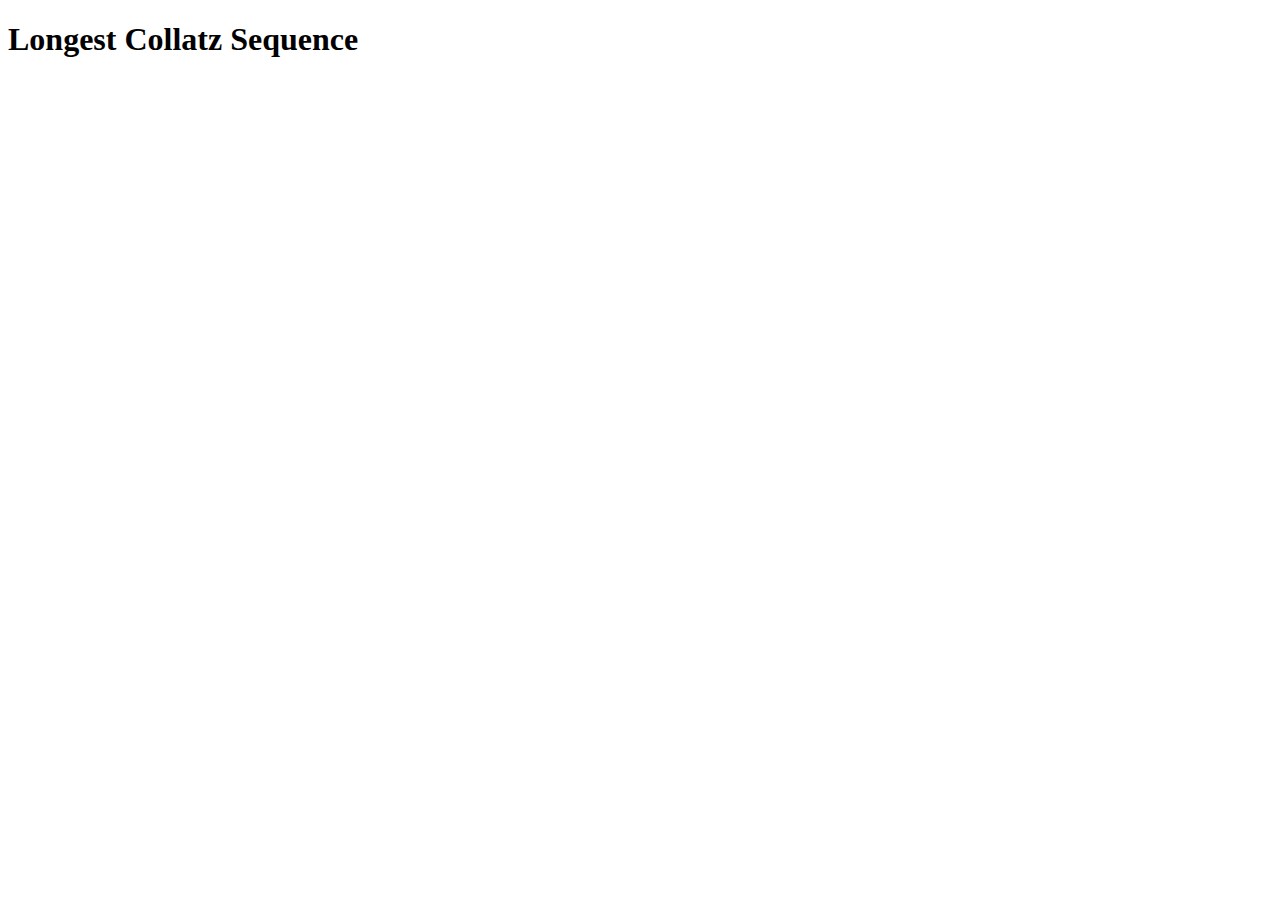
<file: collatz-sequence/index.html>
<!DOCTYPE html>
<html lang="en">
<head>
    <meta charset="UTF-8">
    <meta name="viewport" content="width=device-width, initial-scale=1.0">
    <title>Longest Collatz Sequence</title>
</head>
<body>
    <h1>Longest Collatz Sequence</h1>
    <script src="script.js"></script>
</body>
</html>
</file>
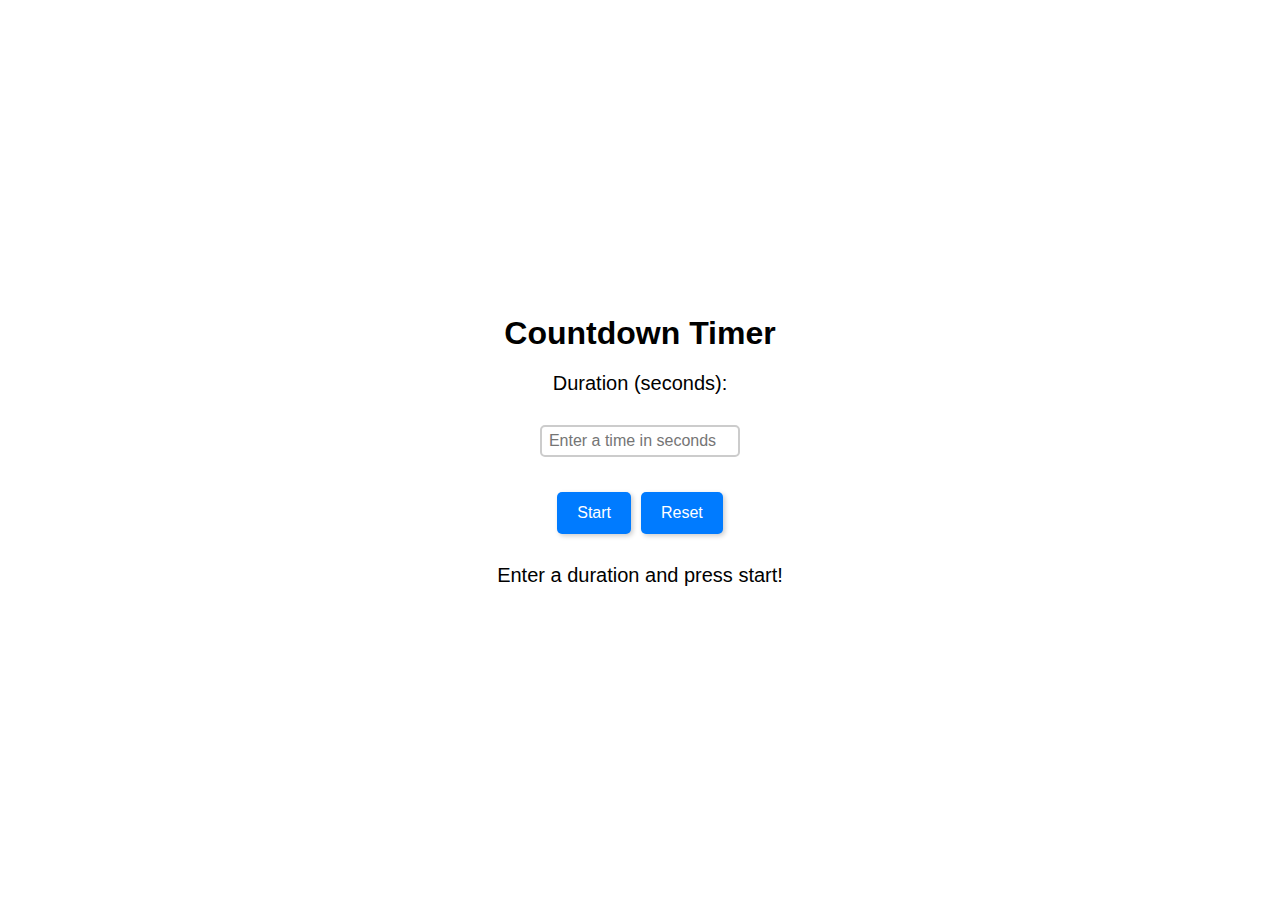
<file: countdown-timer/index.html>
<!DOCTYPE html>
<html lang="en">
<head>
    <meta charset="UTF-8">
    <meta name="viewport" content="width=device-width, initial-scale=1.0">
    <title>Countdown Timer</title>
    <link rel="stylesheet" href="style.css">
</head>
<body>
    <h1>Countdown Timer</h1>
    <label for="timeInput">Duration (seconds): </label>
    <input type="number" id="timeInput" placeholder="Enter a time in seconds" >
    <div class="button-container">
        <button id="startButton">Start</button>
        <button id="resetButton">Reset</button>
    </div>
    <p id="timer">Enter a duration and press start!</p>

    <script src="script.js" defer></script>
</body>
</html>
</file>
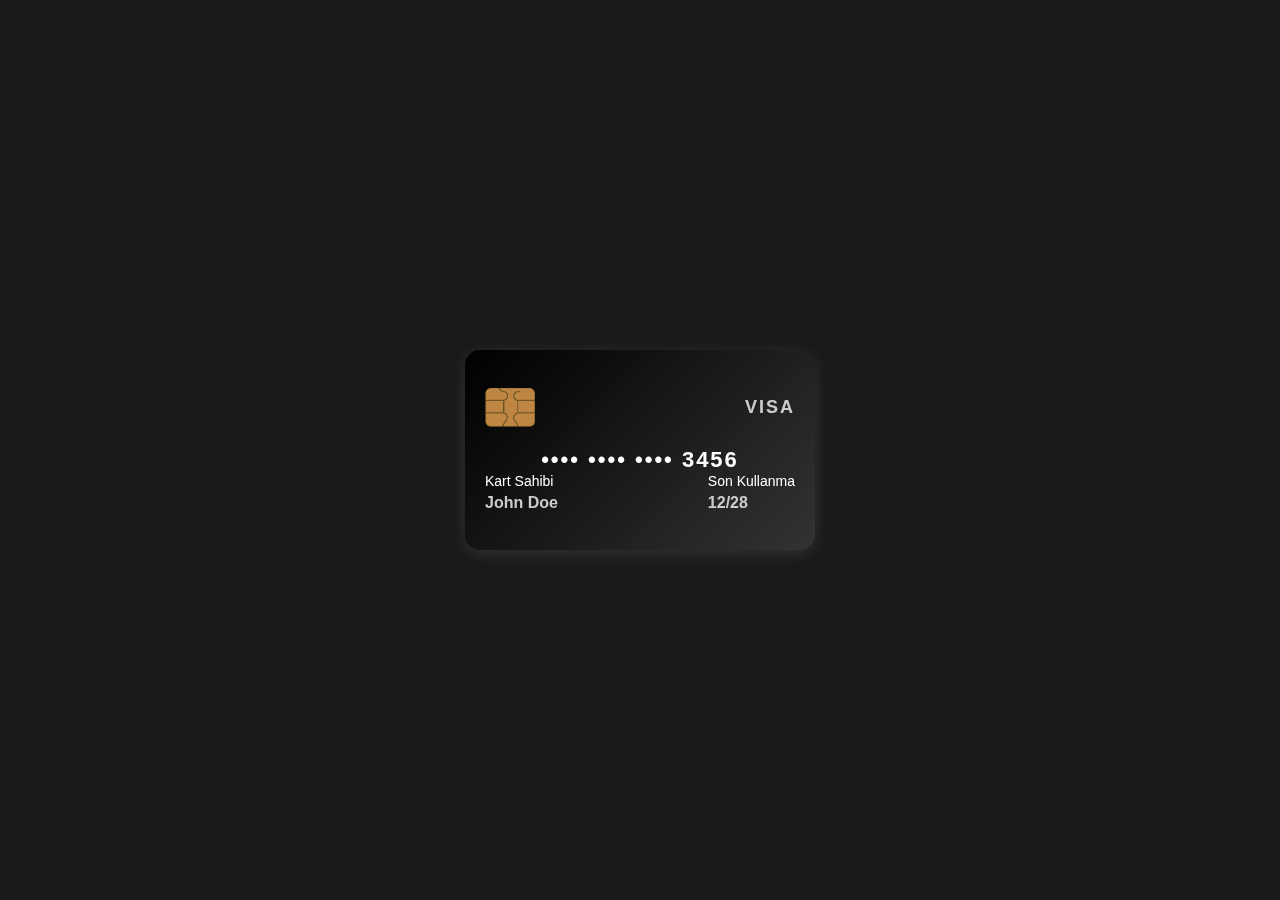
<file: credit-card/index.html>
<!DOCTYPE html>
<html lang="en">
<head>
    <meta charset="UTF-8">
    <meta name="viewport" content="width=device-width, initial-scale=1.0">
    <title>Credit Card</title>
    <link rel="stylesheet" href="style.css">
</head>
<body>
    
    <div class="card-container">
        <div class="credit-card">

            <div class="front">
                <div class="card-top">
                    <img src="chip.png" alt="Chip" class="chip">
                    <span class="brand">VISA</span>
                </div>
                <div class="card-number">•••• •••• •••• 3456</div>
                <div class="card-details">
                    <div class="card-holder">
                        <span>Kart Sahibi</span>
                        <p>John Doe</p>
                    </div>
                    <div class="expiry">
                        <span>Son Kullanma</span>
                        <p>12/28</p>
                    </div>
                </div>
            </div>

            <div class="back">
                <div class="magnetic-strip"></div>
                <div class="signature-box">
                    <div class="signature"></div>
                    <div class="cvv">123</div>
                </div>
                <p class="info-text">
                    Lorem ipsum dolor sit amet consectetur adipisicing elit. Vel blanditiis soluta cumque voluptatibus quae earum praesentium dolores architecto error, reprehenderit numquam fugiat consectetur ut eius, pariatur similique repudiandae dignissimos porro?
                </p>
            </div>
        </div>
    </div>

</body>
</html>
</file>
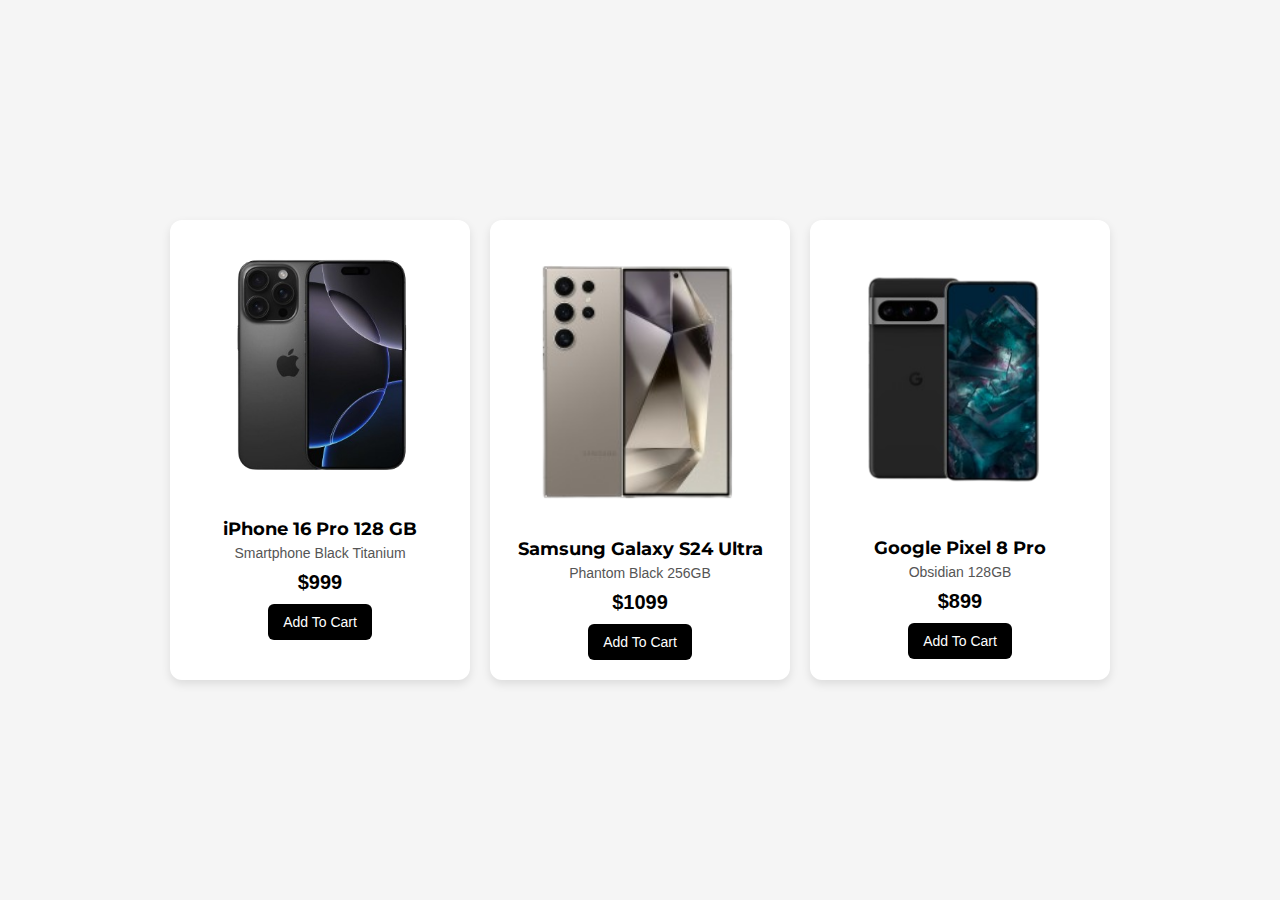
<file: product-card/index.html>
<!DOCTYPE html>
<html lang="en">
<head>
    <meta charset="UTF-8">
    <meta name="viewport" content="width=device-width, initial-scale=1.0">
    <title>Product Cards</title>
    <link rel="stylesheet" href="assets/style.css">
    <link href="https://fonts.googleapis.com/css2?family=Montserrat:wght@400;700&display=swap" rel="stylesheet">
</head>
<body>

    <div class="container">
        <div class="card">
            <img src="assets/image1.png" alt="Product 1">
            <h3>iPhone 16 Pro 128 GB</h3>
            <p>Smartphone Black Titanium</p>
            <div class="price">$999</div>
            <button>Add To Cart</button>
        </div>

        <div class="card">
            <img src="assets/image2.png" alt="Product 2">
            <h3>Samsung Galaxy S24 Ultra</h3>
            <p>Phantom Black 256GB</p>
            <div class="price">$1099</div>
            <button>Add To Cart</button>
        </div>

        <div class="card">
            <img src="assets/image3.png" alt="Product 3">
            <h3>Google Pixel 8 Pro</h3>
            <p>Obsidian 128GB</p>
            <div class="price">$899</div>
            <button>Add To Cart</button>
        </div>
    </div>

</body>
</html>
</file>
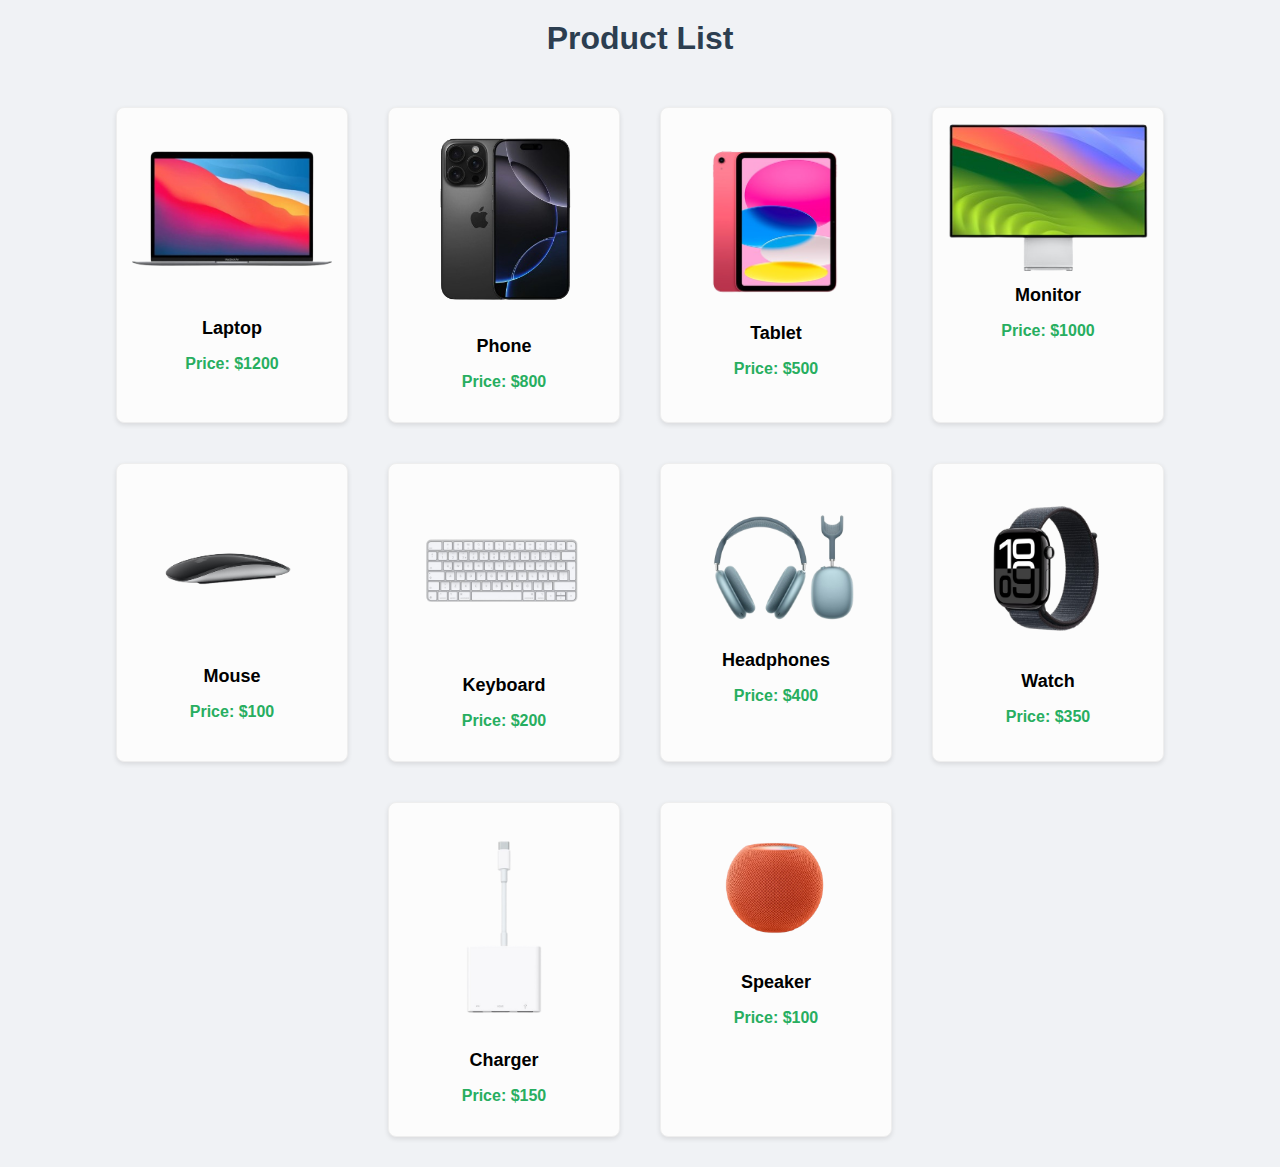
<file: product-hub/index.html>
<!DOCTYPE html>
<html lang="en">
<head>
    <meta charset="UTF-8">
    <meta name="viewport" content="width=device-width, initial-scale=1.0">
    <title>Product Hub</title>
    <script src="https://code.jquery.com/jquery-3.6.0.min.js"></script>
</head>
<body>
    <script>
        $(document).ready(function() {
            $("body").css({
                "font-family": "Arial, sans-serif",
                "background-color": "#f0f2f5",
                "margin": "0",
                "padding": "0",
                "text-align": "center"
            });

            // Create container for products
            let container = $("<div>").attr("id", "product-container").css({
                "display": "flex",
                "flex-wrap": "wrap",
                "justify-content": "center",
                "padding": "20px",
                "font-family": "'Arial', sans-serif",
                "gap": "20px"
            });
            $("body").append(container);

            // Create div for popup
            const popup = $("<div>").attr("id", "product-popup").css({
                "position": "fixed",
                "top": "50%",
                "left": "50%",
                "transform": "translate(-50%, -50%)",
                "background-color": "#fcfcfc",
                "padding": "25px",
                "border": "1px solid #ccc",
                "box-shadow": "0 4px 8px rgba(0, 0, 0, 0.2)",
                "display": "none",
                "z-index": "1000",
                "border-radius": "12px",
                "max-width": "400px",
                "text-align": "center"
            });
            $("body").append(popup);

            let title = $("<h1>").text("Product List").css({
                "text-align": "center",
                "margin-bottom": "20px",
                "font-family": "'Arial', sans-serif",
                "font-size": "32px",
                "color": "#2c3e50",
                "margin-top": "20px"
            })
            $("body").prepend(title);

            // Create overlay for product popup
            let overlay = $("<div>").attr("id", "overlay").css({
                "position": "fixed",
                "top": "0",
                "left": "0",
                "width": "100%",
                "height": "100%",
                "background": "rgba(0, 0, 0, 0.5)",
                "display": "none",
                "z-index": "999"
            });
            $("body").append(overlay);

            let loadingMessage = $("<p>").text("Loading...").attr("id", "loading-message").css({
                "text-align": "center",
                "font-size": "18px",
                "color": "#555"
            });
            $("#product-container").append(loadingMessage);

            // Fetching JSON data with AJAX
            $.ajax({
                url: "products.json",
                dataType: "json",
                success: function(data) {
                    $("#loading-message").remove();
                    $.each(data, function(index, product) {
                        let productDiv = $("<div>").addClass("product").css({
                            "width": "200px",
                            "margin": "10px",
                            "padding": "15px",
                            "border": "1px solid #eee",
                            "text-align": "center",
                            "cursor": "pointer",
                            "transition": "transform 0.3s ease",
                            "background-color": "#fcfcfc",  
                            "border-radius": "8px", 
                            "box-shadow": "0 2px 5px rgba(0, 0, 0, 0.1)" 
                        });

                        $("<img>").attr("src", product.image).css({
                            "max-width": "100%",
                            "height": "auto",
                            "transition": "opacity 0.3s ease",
                            "border-radius": "8px"
                        }).appendTo(productDiv);

                        $("<h3>").text(product.name).css({
                            "font-size": "18px",
                            "margin": "10px 0",
                        }).appendTo(productDiv);

                        $("<p>").text("Price: $" + product.price).css({
                            "font-size": "16px",
                            "color": "#27ae60",
                            "font-weight": "bold"
                        }).appendTo(productDiv);

                        // Animations
                        productDiv.hover(
                            function() {
                                $(this).css({
                                    "transform": "scale(1.05)",
                                    "box-shadow": "0 4px 10px rgba(0, 0, 0, 0.2)"
                                });  
                            },
                            function() {
                                $(this).css({
                                    "transform": "scale(1)",
                                    "box-shadow": "0 2px 5px rgba(0, 0, 0, 0.1)"
                                });
                            }
                        );

                        // Open pop-up
                        productDiv.click(function() {
                            $("#product-popup").empty(); 
                            $("#overlay").fadeIn();
                            $("#product-popup").fadeIn();

                            let closeButton = $("<button>").text("Close").css({
                                "display": "block",
                                "margin": "20px auto 0",
                                "padding": "8px 16px",
                                "background": "#e74c3c",
                                "color": "white",
                                "border": "none",
                                "cursor": "pointer",
                                "font-size": "14px",
                                "border-radius": "5px"
                            });

                            closeButton.click(function() {
                                $("#overlay").fadeOut();
                                $("#product-popup").fadeOut(500);
                            });

                            $("#overlay").click(function () {
                                $("#overlay, #product-popup").fadeOut(500);
                            });

                            // Fill the popup content and add the close button
                            $("#product-popup")
                                .append("<img src='" + product.image + "' style='max-width:100%; border-radius:5px; margin-bottom:10px;'>")
                                .append("<h3>" + product.name + "</h3><p>" + product.details + "</p>")
                                .append("<a href='" + product.link + "' target='_blank' style='display:block; margin-top:10px; color:#3498db; text-decoration:none;'>View Product</a>")
                                .append(closeButton)
                                .fadeIn();
                        });
                        container.append(productDiv);
                    });
                },
                error: function(error) {
                    console.error("Failed to retrieve JSON data:", error);
                    alert("Failed to load product data. Please try again later.");
                }
            });

            // Close pop-up on click outside the popup
            $(document).click(function(event) {
                if (!$(event.target).closest("#product-popup, .product").length) {
                $("#product-popup").fadeOut();
                }
            });
        });
    </script>
</body>
</html>
</file>
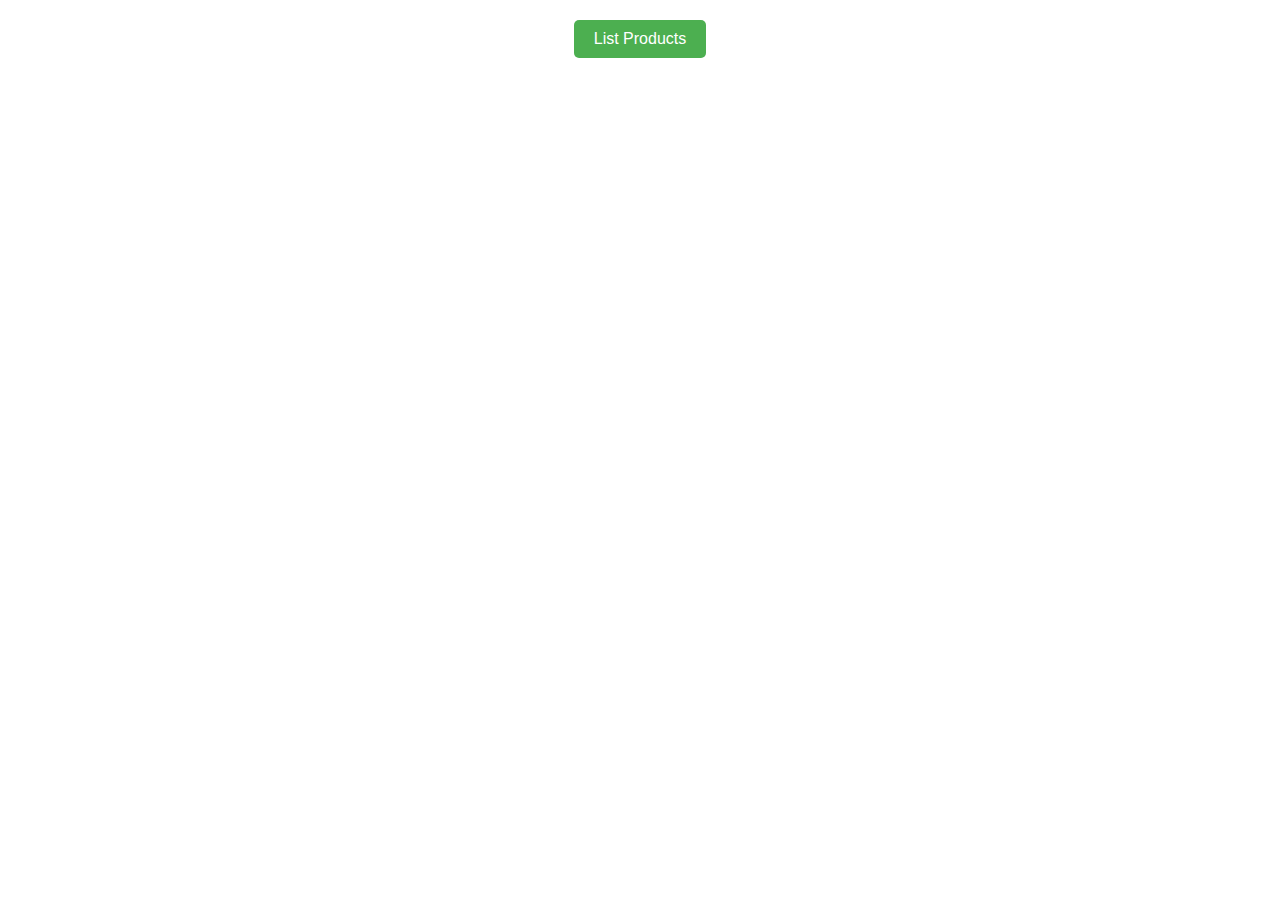
<file: product-list/index.html>
<!DOCTYPE html>
<html lang="tr">
<head>
  <meta charset="UTF-8">
  <meta name="viewport" content="width=device-width, initial-scale=1.0">
  <title>Product List</title>
  <link rel="stylesheet" href="style.css">
</head>
<body>
  <button id="listProducts">List Products</button>
  <div id="productList"></div>

  <script src="https://code.jquery.com/jquery-3.6.0.min.js"></script>
  <script src="script.js"></script>
</body>
</html>
</file>
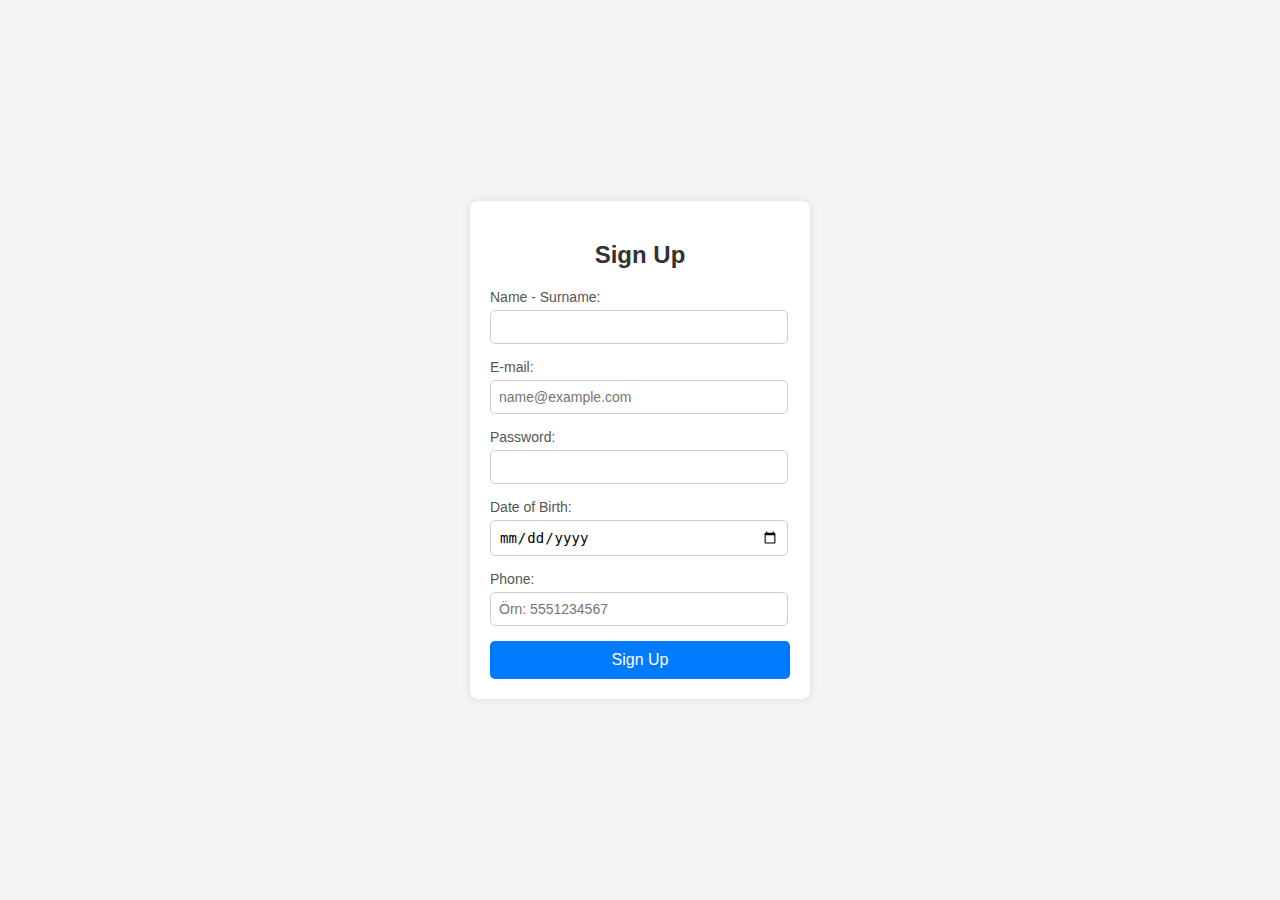
<file: register/index.html>
<!DOCTYPE html>
<html lang="en">
<head>
    <meta charset="UTF-8">
    <meta name="viewport" content="width=device-width, initial-scale=1.0">
    <title>Register Page</title>
    <link rel="stylesheet" href="style.css">
</head>
<body>
    <div class="container">
        <h2>Sign Up</h2>
        <form action="#" method="POST">
            <div class="form-group">
                <label for="fullname">Name - Surname:</label>
                <input type="text" id="fullname" name="fullname" required>
            </div>

            <div class="form-group">
                <label for="email">E-mail:</label>
                <input type="email" id="email" name="email" placeholder="name@example.com" required>
            </div>

            <div class="form-group">
                <label for="password">Password:</label>
                <input type="password" id="password" name="password" required>
            </div>

            <div class="form-group">
                <label for="dob">Date of Birth:</label>
                <input type="date" id="dob" name="dob" required>
            </div>

            <div class="form-group">
                <label for="phone">Phone:</label>
                <input type="tel" id="phone" name="phone" pattern="[0-9]{10}" placeholder="Örn: 5551234567" required>
            </div>

            <button type="submit" class="btn">Sign Up</button>
        </form>
    </div>
</body>
</html>
</file>
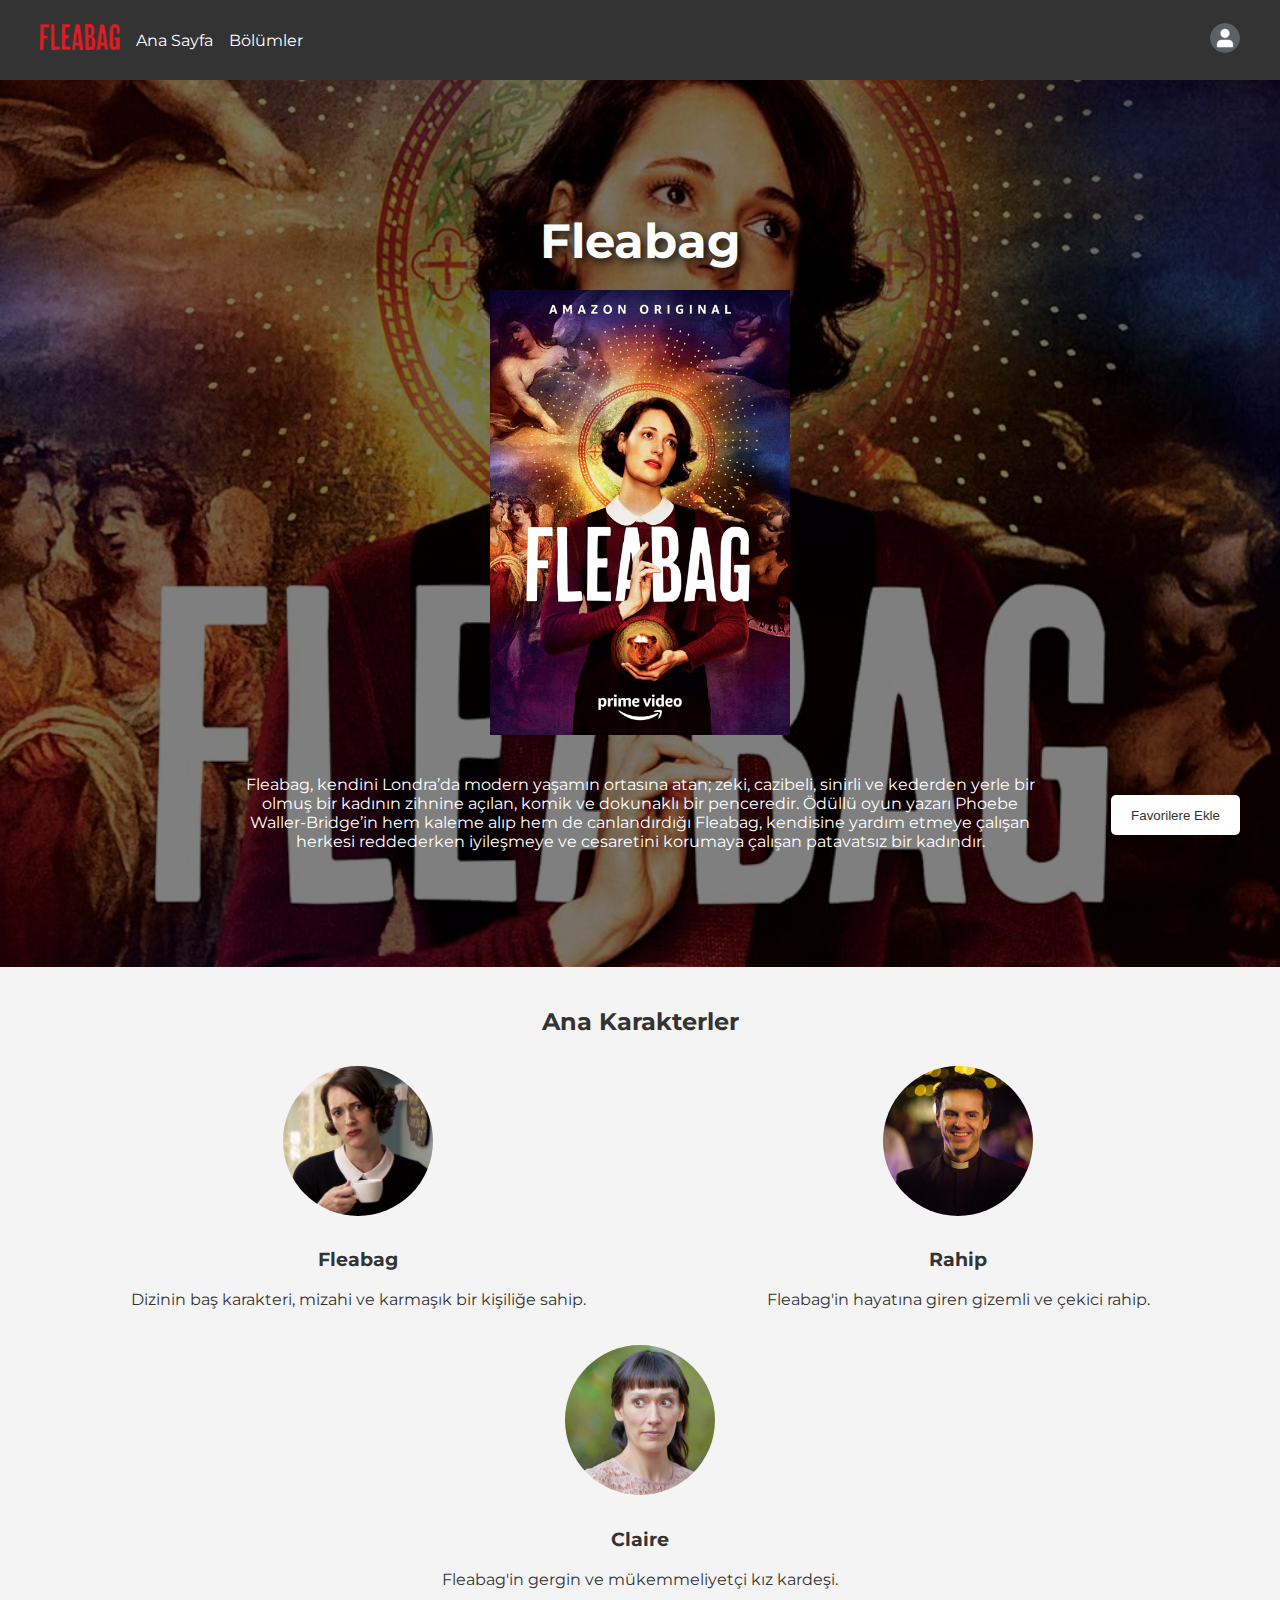
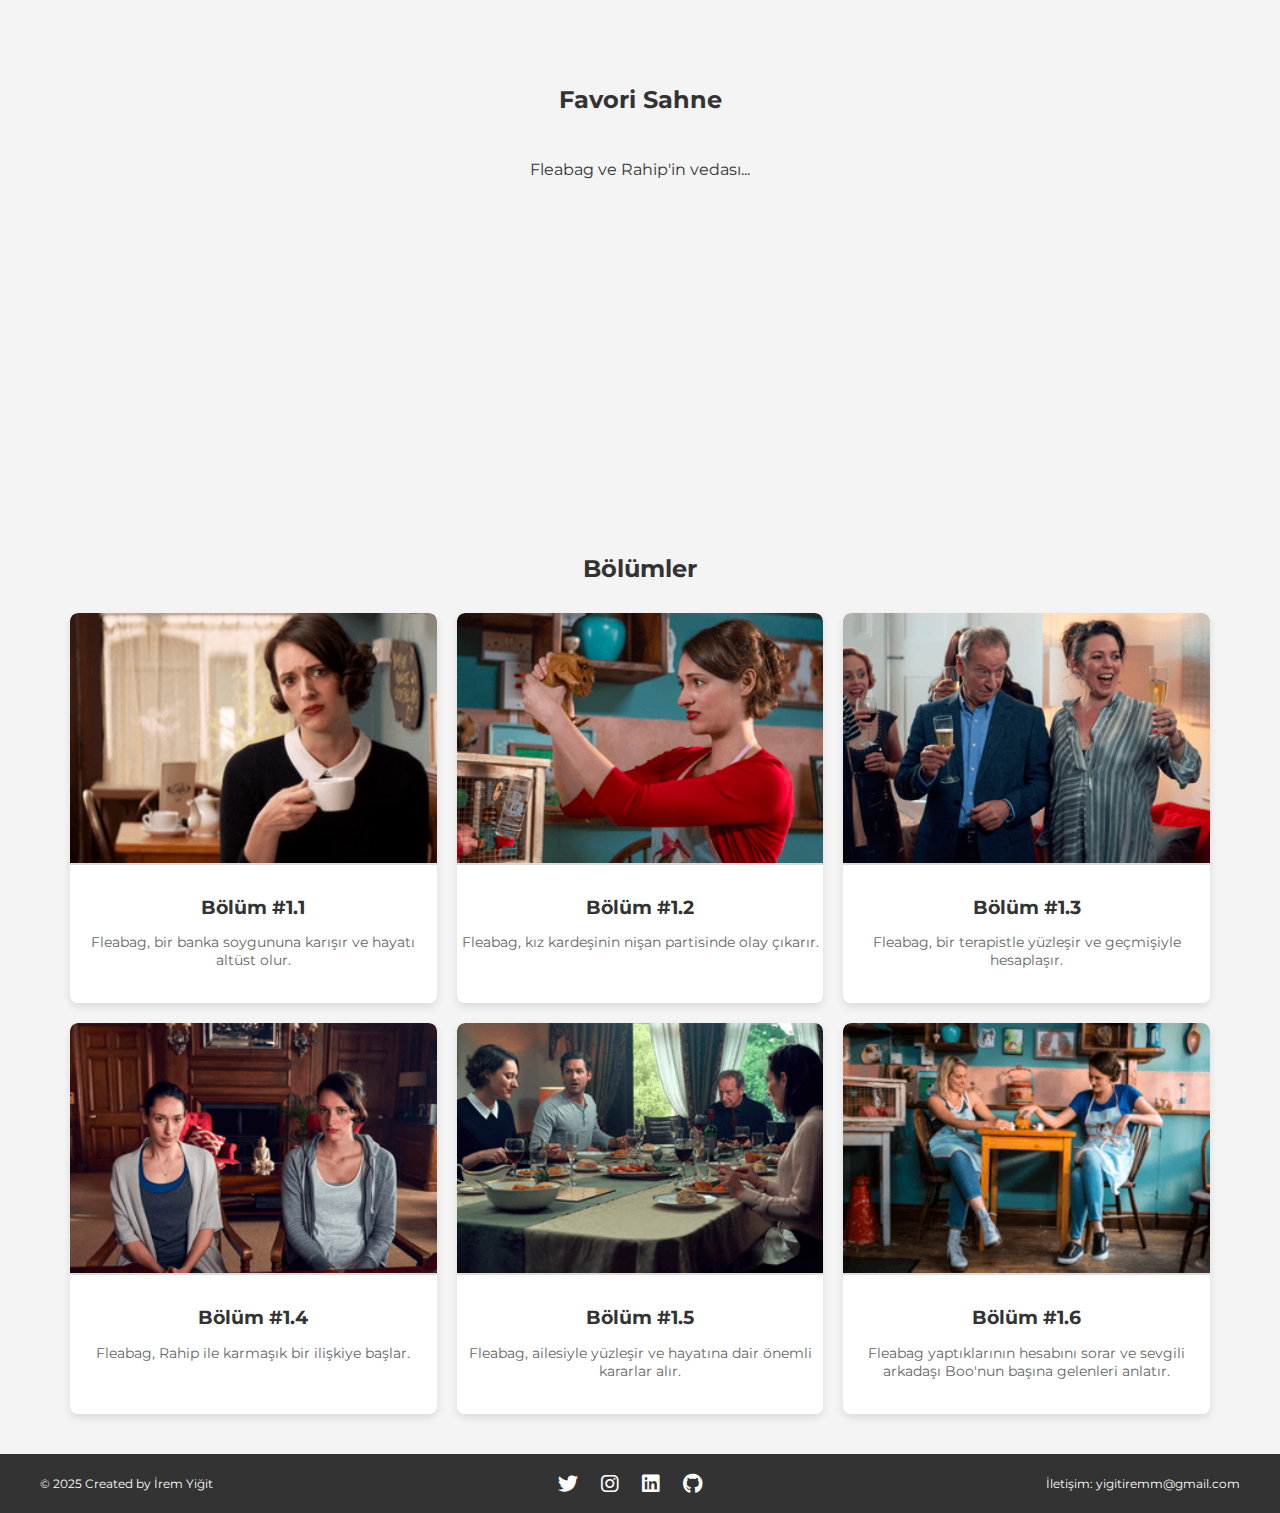
<file: series-hub/index.html>
<!DOCTYPE html>
<html lang="tr">
<head>
    <meta charset="UTF-8">
    <meta name="viewport" content="width=device-width, initial-scale=1.0">
    <title>Fleabag Tanıtım Sayfası</title>
    <link rel="stylesheet" href="assets/style.css">
    <link href="https://fonts.googleapis.com/css2?family=Montserrat:wght@400;700&display=swap" rel="stylesheet">
    <link rel="stylesheet" href="https://cdnjs.cloudflare.com/ajax/libs/font-awesome/6.0.0/css/all.min.css">
</head>
<body>
    <header>
        <nav class="nav">
            <div class="logo">
                <img src="assets/images/logo.png" alt="Logo">
            </div>
            <ul class="menu">
                <li><a href="#anasayfa">Ana Sayfa</a></li>
                <li><a href="#bolumler">Bölümler</a></li>
            </ul>
            <div class="profile">
                <img src="assets/images/profile.png" alt="Profil">
            </div>
            <div class="hamburger">
                <span class="bar"></span>
                <span class="bar"></span>
                <span class="bar"></span>
            </div>
        </nav>
    </header>

    <main>
        <section id="anasayfa" class="hero">
            <div class="hero-content">
                <h1><a href="https://www.imdb.com/title/tt5687612/" target="_blank">Fleabag</a></h1>
                <img src="assets/images/fleabag-poster.jpg" alt="Fleabag Poster">
                <p>Fleabag, kendini Londra’da modern yaşamın ortasına atan; zeki, cazibeli, sinirli ve kederden yerle bir olmuş bir kadının zihnine açılan, komik ve dokunaklı bir penceredir. Ödüllü oyun yazarı Phoebe Waller-Bridge’in hem kaleme alıp hem de canlandırdığı Fleabag, kendisine yardım etmeye çalışan herkesi reddederken iyileşmeye ve cesaretini korumaya çalışan patavatsız bir kadındır.</p>
            </div>
        </section>

        <section id="karakterler" class="characters">
            <h2>Ana Karakterler</h2>
            <div class="character-list">
                <div class="character">
                    <img src="assets/images/fleabag.jpg" alt="Fleabag">
                    <h3>Fleabag</h3>
                    <p>Dizinin baş karakteri, mizahi ve karmaşık bir kişiliğe sahip.</p>
                </div>
                <div class="character">
                    <img src="assets/images/papaz.jpg" alt="Rahip">
                    <h3>Rahip</h3>
                    <p>Fleabag'in hayatına giren gizemli ve çekici rahip.</p>
                </div>
                 <div class="character">
                    <img src="assets/images/claire.jpg" alt="Claire">
                    <h3>Claire</h3>
                    <p>Fleabag'in gergin ve mükemmeliyetçi kız kardeşi.</p>
                </div>
            </div>
        </section>

        <section id="favori-sahne" class="favorite-scene">
            <h2>Favori Sahne</h2>
            <p>Fleabag ve Rahip'in vedası...</p>
            <div class="video-container">
                <iframe width="560" height="315" src="https://www.youtube.com/embed/7K3ffDrignk" title="YouTube video player" frameborder="0" allow="accelerometer; autoplay; clipboard-write; encrypted-media; gyroscope; picture-in-picture; web-share" allowfullscreen></iframe>
            </div>
        </section>

        <section id="bolumler" class="episodes">
            <h2>Bölümler</h2>
            <div class="episode-list">
                <a href="https://www.imdb.com/title/tt5705890/?ref_=ttep_ep_1" target="_blank" class="episode-card">
                    <img src="assets/images/poster1.png" alt="Bölüm 1 Posteri">
                    <div class="episode-card-content">
                        <h3>Bölüm #1.1</h3>
                        <p>Fleabag, bir banka soygununa karışır ve hayatı altüst olur.</p>
                    </div>
                </a>
                <a href="https://www.imdb.com/title/tt5908776/?ref_=ttep_ep_2" target="_blank" class="episode-card">
                    <img src="assets/images/poster2.png" alt="Bölüm 2 Posteri">
                    <div class="episode-card-content">
                        <h3>Bölüm #1.2</h3>
                        <p>Fleabag, kız kardeşinin nişan partisinde olay çıkarır.</p>
                    </div>
                </a>
                <a href="https://www.imdb.com/title/tt5908778/?ref_=ttep_ep_3" target="_blank" class="episode-card">
                    <img src="assets/images/poster3.png" alt="Bölüm 3 Posteri">
                    <div class="episode-card-content">
                        <h3>Bölüm #1.3</h3>
                        <p>Fleabag, bir terapistle yüzleşir ve geçmişiyle hesaplaşır.</p>
                    </div>
                </a>
                <a href="https://www.imdb.com/title/tt5707984/?ref_=ttep_ep_4" target="_blank" class="episode-card">
                    <img src="assets/images/poster4.png" alt="Bölüm 4 Posteri">
                    <div class="episode-card-content">
                        <h3>Bölüm #1.4</h3>
                        <p>Fleabag, Rahip ile karmaşık bir ilişkiye başlar.</p>
                    </div>
                </a>
                <a href="https://www.imdb.com/title/tt5908780/?ref_=ttep_ep_5" target="_blank" class="episode-card">
                    <img src="assets/images/poster5.png" alt="Bölüm 5 Posteri">
                    <div class="episode-card-content">
                        <h3>Bölüm #1.5</h3>
                        <p>Fleabag, ailesiyle yüzleşir ve hayatına dair önemli kararlar alır.</p>
                    </div>
                </a>
                <a href="https://www.imdb.com/title/tt5908782/?ref_=ttep_ep_6" target="_blank" class="episode-card">
                    <img src="assets/images/poster6.png" alt="Bölüm 6 Posteri">
                    <div class="episode-card-content">
                        <h3>Bölüm #1.6</h3>
                        <p>Fleabag yaptıklarının hesabını sorar ve sevgili arkadaşı Boo'nun başına gelenleri anlatır.</p>
                    </div>
                </a>
            </div>
        </section>
        
        <button id="favorite-button">Favorilere Ekle</button>
    </main>

    <footer>
        <div class="footer-content">
            <p>© 2025 Created by İrem Yiğit </p>
            <div class="footer-social-icons">
                <a href="#" target="_blank"><i class="fab fa-twitter"></i></a>
                <a href="#" target="_blank"><i class="fab fa-instagram"></i></a>
                <a href="https://www.linkedin.com/in/irem-yigit/" target="_blank"><i class="fab fa-linkedin"></i></a>
                <a href="https://github.com/irem-yigit" target="_blank"><i class="fab fa-github"></i></a>
            </div>
            <p>İletişim: <a href="mailto:yigitiremm@gmail.com">yigitiremm@gmail.com</a></p>
        </div>
    </footer>

    <script src="js/script.js"></script>
</body>
</html>
</file>
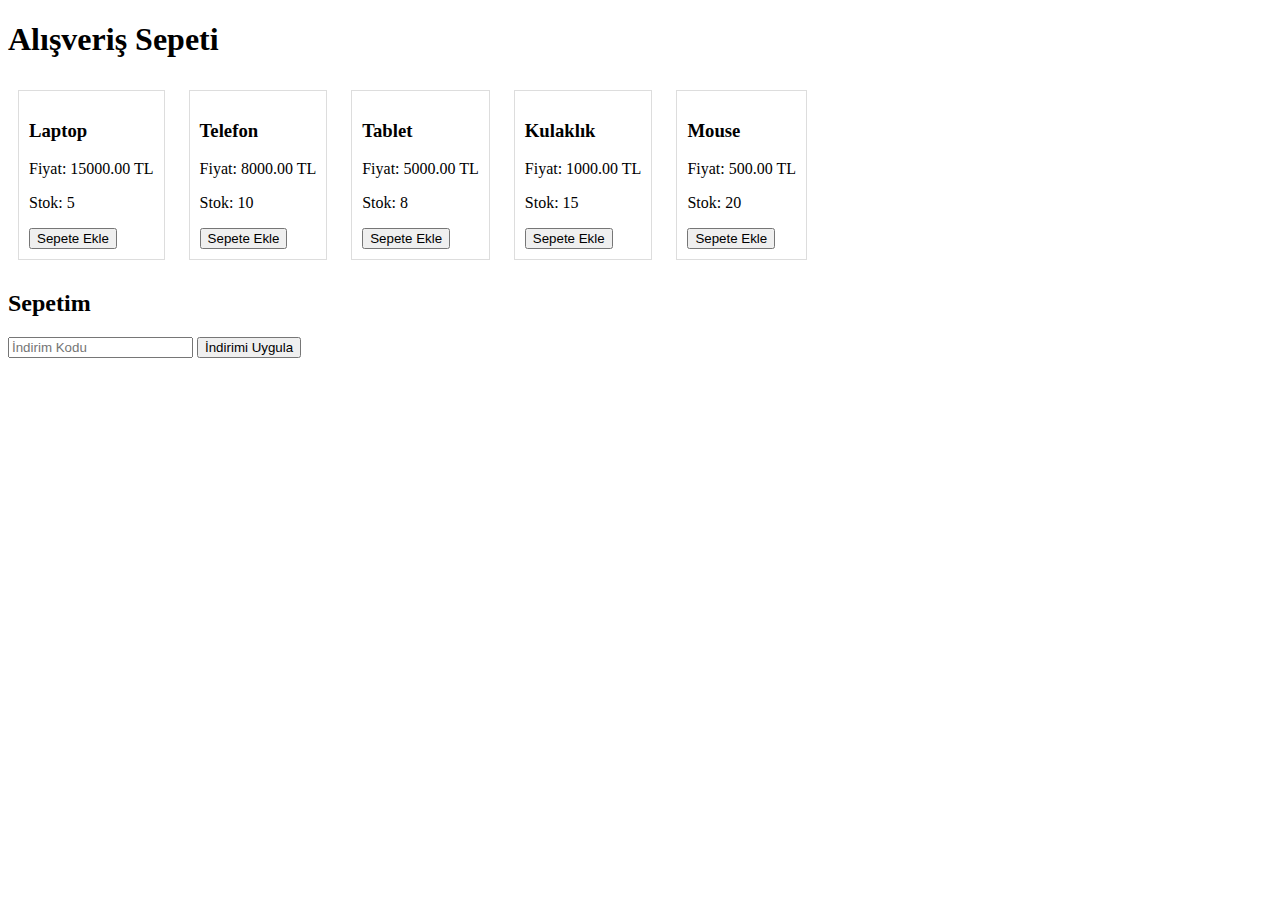
<file: shopping-cart/index.html>
<!DOCTYPE html>
<html lang="tr">
<head>
    <meta charset="UTF-8">
    <meta name="viewport" content="width=device-width, initial-scale=1.0">
    <title>Debug Örneği - Alışveriş Sepeti</title>
    <style>
        .product-card {
            border: 1px solid #ddd;
            padding: 10px;
            margin: 10px;
            display: inline-block;
        }
        .cart-item {
            display: flex;
            justify-content: space-between;
            padding: 10px;
            border-bottom: 1px solid #eee;
        }
        #error {
            color: red;
        }
        #message {
            color: green;
        }
    </style>
</head>
<body>
    <h1>Alışveriş Sepeti</h1>
    
    <div id="products"></div>
    
    <h2>Sepetim</h2>
    <div id="cart"></div>
    <div id="total"></div>
    
    <form id="discount-form">
        <input type="text" id="discount-code" placeholder="İndirim Kodu">
        <button type="submit">İndirimi Uygula</button>
    </form>
    
    <div id="error"></div>
    <div id="message"></div>

    <script src="index.js"></script>
</body>
</html>
</file>
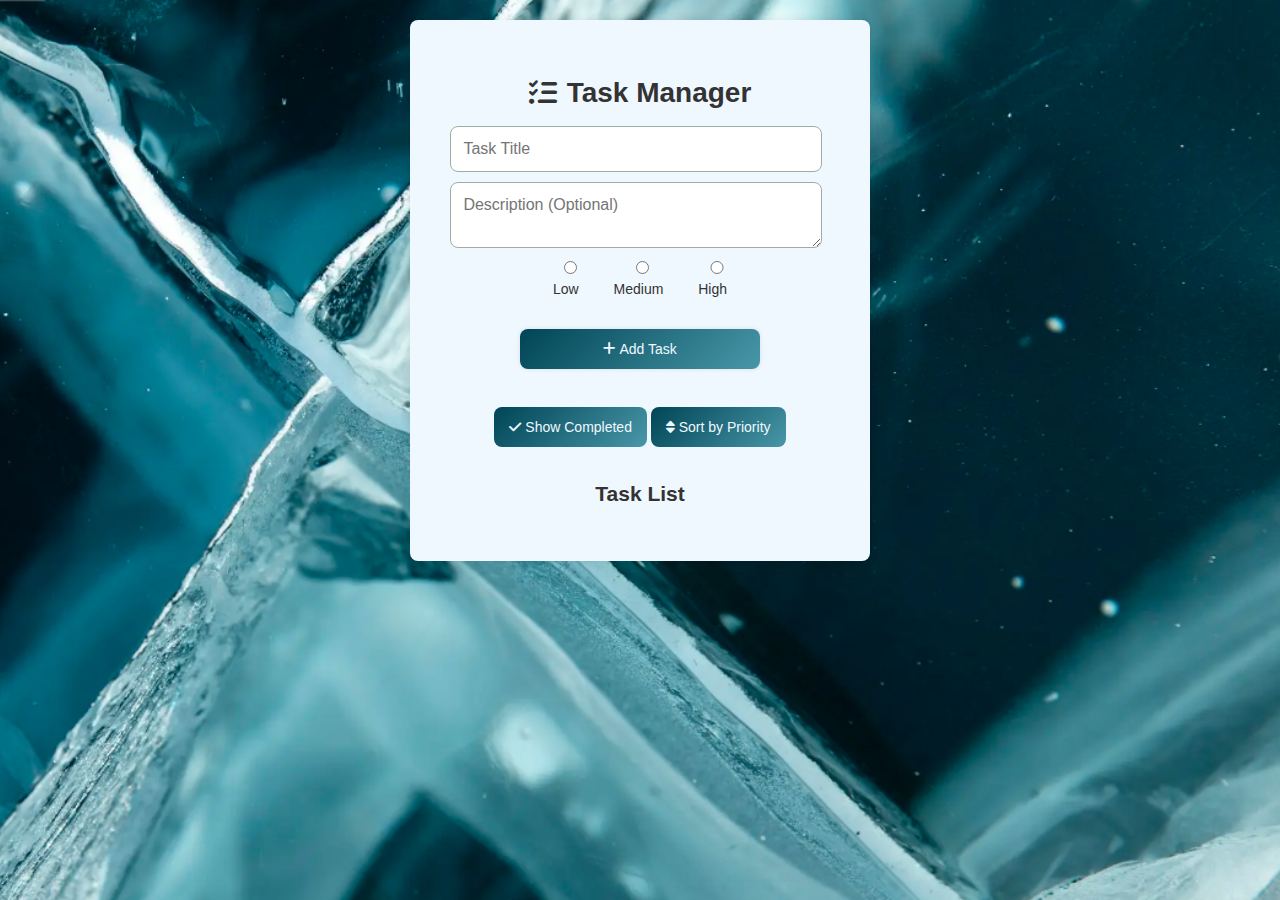
<file: task-manager/index.html>
<!DOCTYPE html>
<html lang="en">
<head>
    <meta charset="UTF-8">
    <meta name="viewport" content="width=device-width, initial-scale=1.0">
    <title>Task Manager</title>
    <link rel="stylesheet" href="assets/style.css">
    <link rel="stylesheet" href="https://cdnjs.cloudflare.com/ajax/libs/font-awesome/6.0.0/css/all.min.css">
</head>
<body>
    <div class="container">
        <h1 class="title"><i class="fas fa-tasks"></i> Task Manager</h1>
        <form id="task-form">
            <input type="text" id="task-title" placeholder="Task Title" required>
            <textarea id="task-desc" placeholder="Description (Optional)"></textarea>
            <div class="priority">
                <label><input type="radio" name="priority" value="low"> Low</label>
                <label><input type="radio" name="priority" value="medium"> Medium</label>
                <label><input type="radio" name="priority" value="high"> High</label>
            </div>
            <div class="button-container">
                <button id="add-task" type="submit"><i class="fas fa-plus"></i> Add Task</button>
            </div>
            <p id="error-message"></p>
        </form>
        <div class="filters">
            <button id="filter-completed"><i class="fas fa-check"></i> Show Completed</button>
            <button id="sort-priority"><i class="fas fa-sort"></i> Sort by Priority</button>
        </div>
        <div class="task-board">
            <div class="task-column">
                <h2>Task List</h2>
                <div id="task-list"></div>
            </div>
        </div>
    </div>
    <script src="script.js"></script>
</body>
</html>
</file>
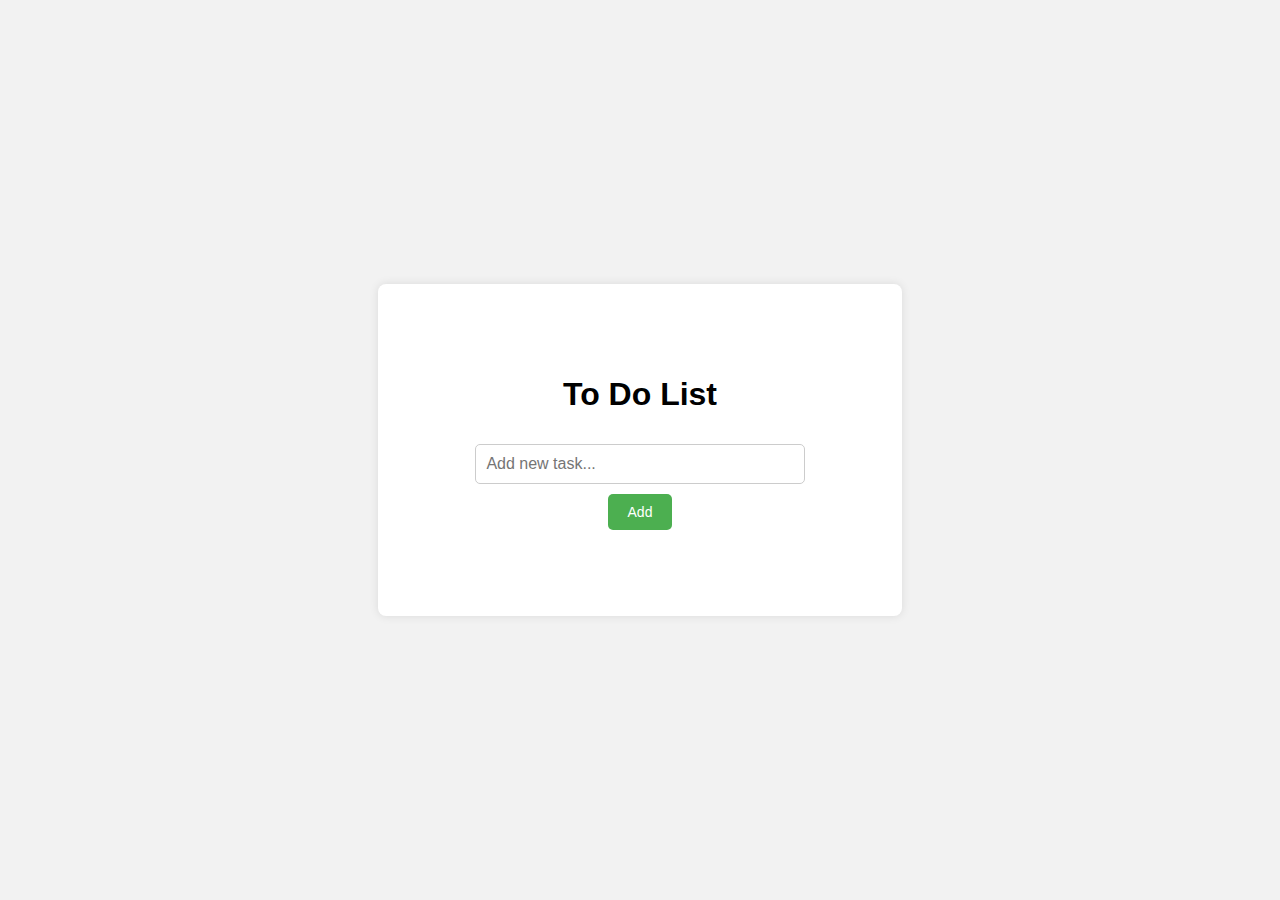
<file: todo-app/index.html>
<!DOCTYPE html>
<html lang="en">
<head>
    <meta charset="UTF-8">
    <meta name="viewport" content="width=device-width, initial-scale=1.0">
    <title>To Do App</title>
    <link rel="stylesheet" href="style.css">
</head>
<body>
    <div class="container">
        <h1>To Do List</h1>
        <input type="text" id="task-input" placeholder="Add new task...">
        <button id="add-task-btn">Add</button>
        <ul id="task-list"></ul>
    </div>
    
    <script src="https://code.jquery.com/jquery-3.7.1.js" integrity="sha256-eKhayi8LEQwp4NKxN+CfCh+3qOVUtJn3QNZ0TciWLP4=" crossorigin="anonymous"></script>
    <script src="script.js"></script>
</body>
</html>
</file>
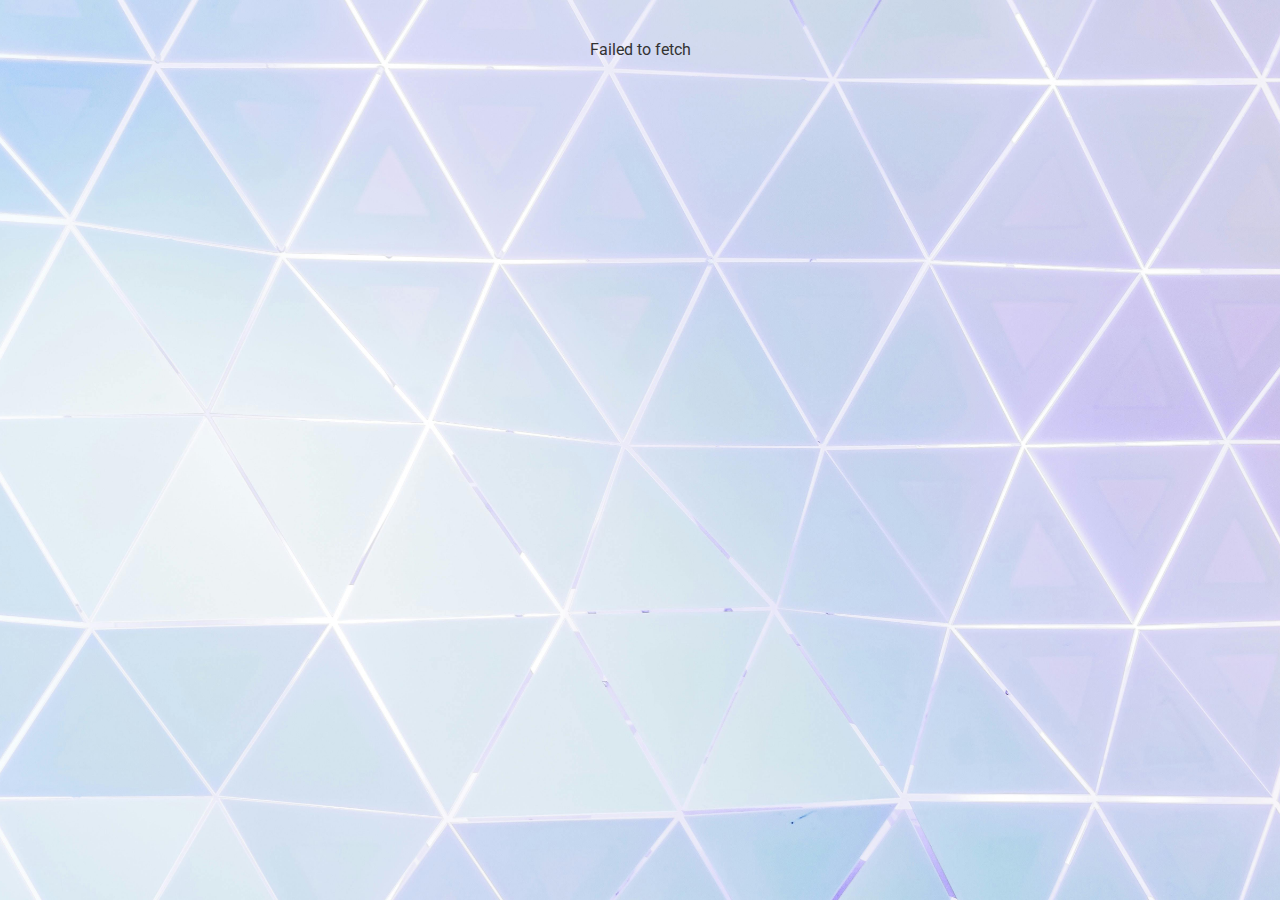
<file: user-list/index.html>
<!DOCTYPE html>
<html lang="en">
<head>
    <meta charset="UTF-8">
    <meta name="viewport" content="width=device-width, initial-scale=1.0">
    <title>User List</title>
    <link href="https://cdnjs.cloudflare.com/ajax/libs/font-awesome/6.0.0-beta3/css/all.min.css" rel="stylesheet">
</head>
<body>
    <div class="ins-api-users" ></div>
    <script src="script.js"></script>
</body>
</html>
</file>
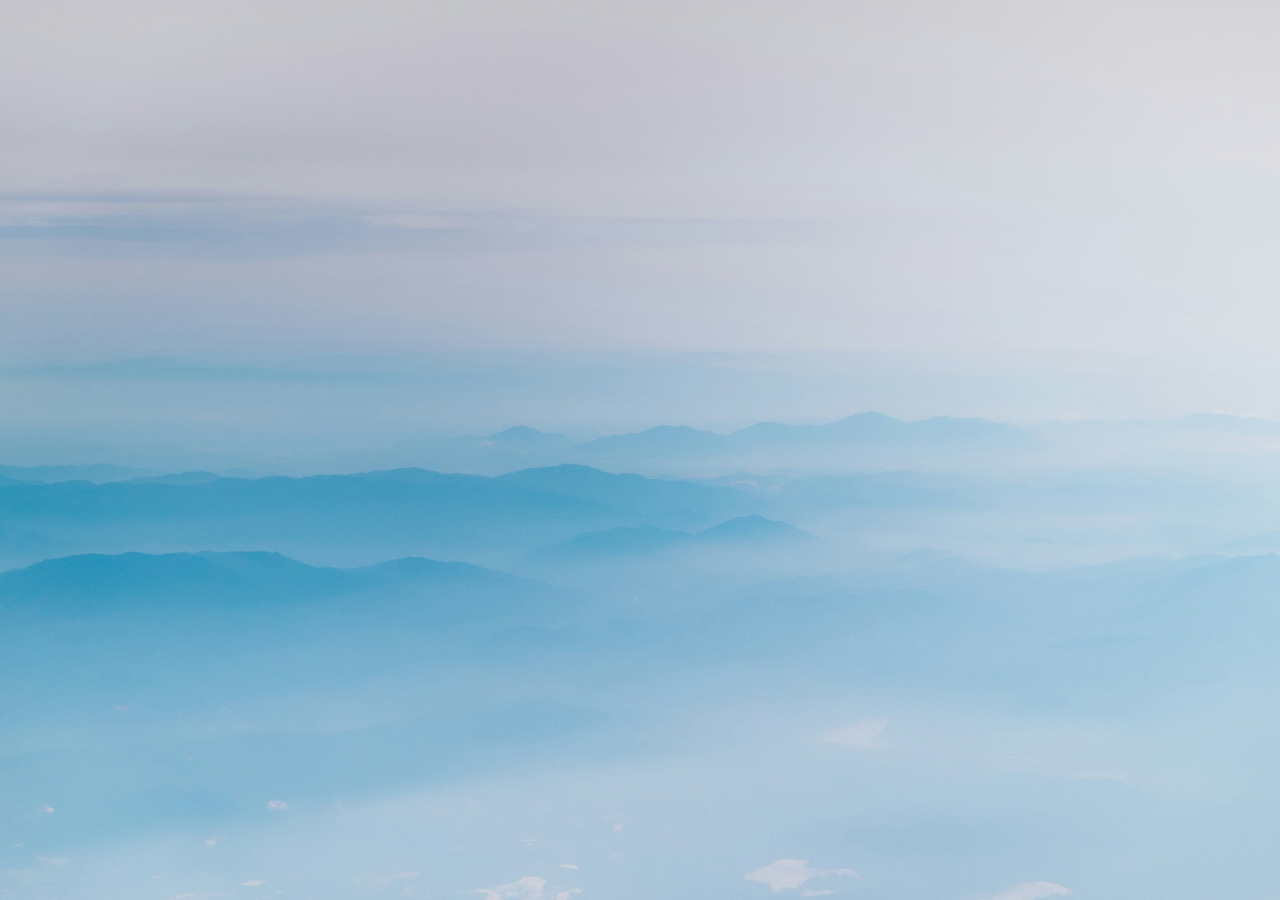
<file: user-manager/index.html>
<!DOCTYPE html>
<html lang="en">
<head>
    <meta charset="UTF-8">
    <meta name="viewport" content="width=device-width, initial-scale=1.0">
    <title>User Manager</title>
    <link rel="stylesheet" href="https://cdnjs.cloudflare.com/ajax/libs/font-awesome/6.4.2/css/all.min.css">
</head>
<body>
    <div id="user-list"></div>
    <script src="script.js"></script>
</body>
</html>
</file>
<file: countdown-timer/style.css>
body {
    font-family: Arial, sans-serif;
    text-align: center;
    margin: 0;
    display: flex;
    flex-direction: column;
    align-items: center;
    justify-content: center;
    height: 100vh;
}

h1 {
    margin-bottom: 20px;
}

label {
    font-size: 18px; 
}

input {
    width: 200px;
    max-width: 400px;
    padding: 5px;
    text-align: center;
    font-size: 16px;
    border: 2px solid #ccc;
    border-radius: 5px;
    box-sizing: border-box;
}

input:focus { 
    border-color: #007bff;
    outline: none;
}

h1, label, p {
    margin-bottom: 20px; 
}

label, p {
    font-size: 20px; 
}

button, input {
    display: block;
    margin: 10px auto; 
}

.button-container {
    margin-top: 15px;
    display: flex;
    justify-content: center;
    gap: 10px; 
}

button {
    padding: 12px 20px;
    font-size: 16px;
    cursor: pointer;
    border: none;
    border-radius: 5px;
    background-color: #007bff;
    color: white;
    transition: background-color 0.3s ease;
    box-sizing: border-box;
    box-shadow: 2px 2px 5px rgba(0, 0, 0, 0.2);
}

button:hover {
    background-color: #0056b3;
    box-shadow: 3px 3px 7px rgba(0, 0, 0, 0.3);
}

button:active {
    transform: scale(0.95);
}

p {
    font-size: 20px;
    margin-top: 20px;
    word-wrap: break-word;
    text-align: center;
}
</file>
<file: credit-card/style.css>
* {
    box-sizing: border-box;
    margin: 0;
    padding: 0;
    font-family: 'Arial', sans-serif;
}

body {
    display: flex;
    justify-content: center;
    align-items: center;
    height: 100vh;
    background-color: #1a1a1a;
}

.card-container {
    perspective: 1000px; 
}

.credit-card {
    width: 350px;
    height: 200px;
    position: relative;
    transform-style: preserve-3d;
    transition: transform 0.6s;
}

.card-container:hover .credit-card {
    transform: rotateY(180deg);
}

.front, .back {
    width: 100%;
    height: 100%;
    border-radius: 15px;
    position: absolute;
    backface-visibility: hidden;
    display: flex;
    flex-direction: column;
    justify-content: center;
    align-items: center;
    padding: 20px;
    box-shadow: 0px 4px 15px rgba(255, 255, 255, 0.1);
}

.front {
    background: linear-gradient(135deg, #000000, #333333);
    color: white;
}

.back {
    background: linear-gradient(135deg, #222222, #444444);
    color: white;
    transform: rotateY(180deg);
}

.card-top {
    display: flex;
    justify-content: space-between;
    align-items: center;
    width: 100%; 
}

.chip {
    width: 50px;
    filter: brightness(0.8);
}

.brand {
    font-size: 18px;
    font-weight: bold;
    letter-spacing: 2px;
    color: #ccc;
}

.card-number {
    font-size: 22px;
    letter-spacing: 2px;
    text-align: center;
    margin-top: 20px;
    font-weight: bold;
}

.card-details {
    display: flex;
    justify-content: space-between;
    font-size: 14px;
    width: 100%; 
}

.card-holder p, .expiry p {
    font-size: 16px;
    font-weight: bold;
    margin-top: 5px;
    color: #ccc;
}

.magnetic-strip {
    width: 100%;
    height: 40px;
    background: black;
    position: absolute;
    top: 20px;
}

.signature-box {
    width: 100%;
    background: white;
    height: 30px;
    display: flex;
    justify-content: space-between;
    align-items: center;
    padding: 5px;
    margin-top: 60px;
}

.signature {
    width: 70%;
    height: 100%;
    background: repeating-linear-gradient(90deg, gray, gray 2px, white 2px, white 4px);
}

.cvv {
    background: white;
    color: black;
    padding: 5px;
    font-weight: bold;
}

.info-text {
    font-size: 8px;
    text-align: left;
    margin-top: 20px;
    opacity: 0.7;
    width: 95%;
    line-height: 1.4;
}
</file>
<file: product-card/assets/style.css>
* {
    margin: 0;
    padding: 0;
    box-sizing: border-box;
    font-family: Arial, sans-serif;
}

body {
    background-color: #f5f5f5;
    display: flex;
    justify-content: center;
    align-items: center;
    min-height: 100vh;
}

.container {
    display: flex;
    flex-wrap: wrap;
    justify-content: center;
    gap: 20px;
    max-width: 1200px;
    padding: 20px;
}

.card {
    background: #fff;
    border-radius: 12px;
    box-shadow: 0 4px 10px rgba(0, 0, 0, 0.1);
    overflow: hidden;
    width: 300px;
    text-align: center;
    padding: 20px;
    transition: transform 0.3s ease, box-shadow 0.3s ease;
}

.card:hover {
    transform: translateY(-10px);
    box-shadow: 0 8px 20px rgba(0, 0, 0, 0.2);
}

.card img {
    width: 100%;
    border-radius: 10px;
}

.card h3 {
    font-size: 18px;
    margin: 15px 0 5px;
    font-weight: bold;
    font-family: 'Montserrat', sans-serif;

}

.card p {
    font-size: 14px;
    color: #555;
    margin-bottom: 10px;
}

.card .price {
    font-size: 20px;
    font-weight: bold;
    color: #000;
    margin-bottom: 10px;
}

.card button {
    background: black;
    color: white;
    border: none;
    padding: 10px 15px;
    cursor: pointer;
    font-size: 14px;
    border-radius: 6px;
    transition: 0.3s, transform 0.2s;
}

.card button:hover {
    background: #333;
    transform: scale(1.05);
}

@media (max-width: 900px) {
    .container {
        flex-direction: column;
        align-items: center;
    }
}
</file>
<file: product-list/style.css>
body {
    font-family: Arial, sans-serif;
    text-align: center;
    margin: 20px;
}

button {
    padding: 10px 20px;
    background-color: #4CAF50;
    color: white;
    border: none;
    border-radius: 5px;
    cursor: pointer;
    font-size: 16px;
    margin-bottom: 20px;
}

button:hover {
    background-color: #45a049;
}

#productList {
    display: flex;
    flex-wrap: wrap;
    justify-content: center;
    gap: 20px;
}

.card {
    width: 200px;
    margin: 10px;
    padding: 10px;
    border: 1px solid #ddd;
    border-radius: 5px;
    box-shadow: 0 0 10px rgba(0,0,0,0.1);
    text-align: center;
    display: inline-block;
    overflow: hidden;
    transition: transform 0.3s ease, box-shadow 0.3s ease;
}
  
.card:hover {
    transform: translateY(-10px);
    box-shadow: 0 8px 20px rgba(0, 0, 0, 0.2);
}

.card h4 {
    margin-top: 0;
}

.card a {
    text-decoration: none;
    color: #337ab7;
}

.card a:hover {
    color: #23527c;
}
</file>
<file: register/style.css>
body {
    font-family: Arial, sans-serif;
    background-color: #f4f4f4;
    display: flex;
    justify-content: center;
    align-items: center;
    height: 100vh;
    margin: 0;
}

.container {
    background: white;
    padding: 20px;
    border-radius: 8px;
    box-shadow: 0px 0px 10px rgba(0, 0, 0, 0.1);
    width: 300px;
    text-align: center;
}

h2 {
    margin-bottom: 20px;
    color: #333;
}

.form-group {
    margin-bottom: 15px;
    text-align: left;
}

label {
    display: block;
    font-size: 14px;
    margin-bottom: 5px;
    color: #555;
}

input {
    width: calc(100% - 20px);
    max-width: 280px;
    padding: 8px;
    border: 1px solid #ccc;
    border-radius: 5px;
    font-size: 14px;
}

.btn {
    background-color: #007bff;
    color: white;
    border: none;
    padding: 10px;
    width: 100%;
    border-radius: 5px;
    cursor: pointer;
    font-size: 16px;
}

.btn:hover {
    background-color: #0056b3;
}
</file>
<file: series-hub/assets/style.css>
body {
    background-color: #f0f0f0;
    background-image: url('https://www.transparenttextures.com/patterns/fake-luxury.png'); 
    font-family: 'Montserrat', sans-serif;
    margin: 0;
    padding: 0;
    background-color: #f4f4f4;
    color: #333;
}

header {
    background-color: #333;
    color: #fff;
    position: sticky;
    top: 0;
    z-index: 100;
}
/* Hamburger Menü */
.hamburger {
    display: none; 
    cursor: pointer;
    margin-left: 20px;
}

.hamburger .bar {
    display: block;
    width:2.5rem;
    height: 2px;
    margin-bottom: 10px;
    background-color: #fff;
    cursor: pointer;
    transition: 0.4s;
}

.hamburger.active .bar:nth-child(1) {
    transform: translateY(8px) rotate(45deg);
}

.hamburger.active .bar:nth-child(2) {
    opacity: 0;
}

.hamburger.active .bar:nth-child(3) {
    transform: translateY(-8px) rotate(-45deg);
}

/* Mobil Menü */
.menu {
    display: flex;
}

@media (max-width: 768px) {
    .menu {
        display: none;
        flex-direction: column;
        background-color: #333;
        position: absolute;
        top: 60px;
        left: 0;
        width: 100%;
        text-align: center;
        opacity: 0;
        visibility: hidden;
        transition: opacity 0.3s ease, visibility 0.3s ease;
    }
    
    .menu.active {
        display: flex;
        opacity: 1;
        visibility: visible;
        
    }

    .menu li {
        margin: 0;
    }

    .menu li a {
        display: block;
        padding: 1rem;
    }

    .hamburger {
        display: block;
    }

    .hamburger .bar {
        width: 25px; 
        height: 4px; 
        margin: 5px 0; 
    }
}
/* nav */
nav {
    display: flex;
    height: 5rem;
    justify-content: space-between;
    align-items: center;
    max-width: 1200px;
    margin: 0 auto;
    padding: 0 1rem;
}

.nav .logo {
    font-size: 1.5rem;
    font-weight: bold;
}

.nav .menu {
    list-style: none;
    display: flex;
    margin: 0;
    padding: 0;
}

.nav .menu li {
    margin-left: 1rem;
}

.nav .menu a {
    color: #fff;
    text-decoration: none;
    transition: color 0.3s ease;
}

.nav .menu a:hover {
    color: #ccc;
}

.nav .profile {
    margin-left: auto; 
}

.nav .profile img {
    width: 30px;
    height: 30px;
    border-radius: 50%;
}

.profile {
    margin-left: auto; 
}
/* hero - character*/
.hero {
    background-image: linear-gradient(rgba(0, 0, 0, 0.5), rgba(0, 0, 0, 0.5)), url(images/fleabag-poster.jpg);
    background-size: cover;
    background-position: center;
    color: #fff;
    text-align: center;
    padding: 100px 0;
}

.hero-content {
    max-width: 800px;
    margin: 0 auto;
}

.hero h1 {
    font-size: 3rem;
    margin-bottom: 20px;
    transition: transform 0.3s ease;
    text-shadow: 4px 4px 8px rgba(0, 0, 0, 0.8);
}

.hero h1:hover{
    transform: scale(1.1);
}

.hero h1 a {
    color: #fff;
    text-decoration: none;
}

.hero img {
    max-width: 300px;
    margin-bottom: 20px;
}

.characters, .episodes, .favorite-scene {
    max-width: 1200px;
    margin: 40px auto;
    padding: 0 20px;
}

.characters h2, .episodes h2, .favorite-scene h2 {
    text-align: center;
    margin-bottom: 30px;
}

.character-list {
    display: flex;
    justify-content: space-around;
    flex-wrap: wrap;
}

.character {
    text-align: center;
    margin-bottom: 20px;
}

.character img {
    width: 150px;
    height: 150px;
    border-radius: 50%;
    object-fit: cover;
    margin-bottom: 10px;
}

.favorite-scene {
    display: flex;
    flex-direction: column;
    align-items: center; 
}

.video-container {
    max-width: 560px; 
    margin: 0 auto; 
    text-align: center;
}
/* Episodes */
.episode-list {
    display: flex;
    flex-wrap: wrap;
    gap: 20px;
    justify-content: center;
    max-width: 100%; 
    padding: 0 20px;
}

.episode-card {
    display: flex;
    flex-direction: column; 
    width: calc(33.333% - 20px); 
    border-radius: 8px;
    overflow: hidden; 
    background-color: #fff;
    box-shadow: 0 4px 8px rgba(0, 0, 0, 0.1);
    transition: transform 0.3s ease, box-shadow 0.3s ease;
    text-decoration: none;
    color: inherit;
    position: relative;
    z-index: 2;
    align-items: center; 
}

.episode-card:hover {
    transform: translateY(-5px);
    box-shadow: 0 6px 12px rgba(0, 0, 0, 0.15);
}

.episode-card img {
    width: 100%; 
    height: 250px; 
    object-fit: cover; 
    border-bottom: 2px solid #ddd;
    border-radius: 8px 8px 0 0;
}

.episode-card-content {
    width: 100%;
    padding: 20px;
    background: #fff;
    border-radius: 10px;
    box-shadow: 0px 4px 10px rgba(0, 0, 0, 0.2);
    text-align: center;
    transition: transform 0.3s ease, box-shadow 0.3s ease;
    cursor: pointer;
    position: relative;
    z-index: 1;
    box-shadow: none !important; 
}

.episode-card-content:hover {
    transform: scale(1.05);
    box-shadow: none !important;
}

.episode-card-content h3 {
    margin: 10px 0;
    font-size: 1.2em;
    color: #333;
    text-align: center;
}

.episode-card-content p {
    font-size: 0.9em;
    color: #666;
    text-align: center;
}
/* Favorite Button */
#favorite-button {
    background-color: #fff;
    color: #333;
    border: none;
    padding: 10px 20px;
    cursor: pointer;
    transition: 0.3s, transform 0.2s;
    position: fixed;
    bottom: 65px;
    right: 40px;
    border-radius: 5px;
    height: 40px; 
    display: flex;
    justify-content: center;
    align-items: center;
}

#favorite-button:hover {
    transform: scale(1.1); 
    transition: transform 0.3s ease;
    transform-origin: center;
    box-shadow: 0 0 10px rgba(0, 0, 0, 0.5); 
}

#favorite-button.favorited {
    background-color: red;
    color: white;
    border-radius: 5px;
    transform: scale(1.2);
}
/* Footer */
footer {
    background-color: #333;
    color: #fff;
    text-align: center;
    font-size: 12px;
    padding: 10px 0;
}

footer a {
    color: #fff; 
    text-decoration: none; 
}

.footer-content {
    max-width: 1200px;
    margin: 0 auto;
    display: flex; 
    justify-content: space-between; 
    align-items: center;
}

.footer-social-icons a {
    color: #fff;
    margin: 0 10px;
    font-size: 20px;
}

.footer-social-icons a:hover {
    color: #ccc;
}
</file>
<file: task-manager/assets/style.css>
body {
    color: #333;
    text-align: center;
    background-image: url('images/image.png'); 
    background-size: cover;  
    background-position: center; 
    background-attachment: fixed; 
}

body, button, input, select, textarea {
    font-family: 'Roboto', sans-serif;
    font-size: 14px;
    font-weight: 400;
    line-height: 20px;
}

.container {
    width: 30%;
    margin: 20px auto;
    background: #F0F8FF;
    padding: 40px;
    border-radius: 8px;
    box-shadow: 0 0 10px rgba(0, 0, 0, 0.1);
}

h1 {
    color: #333;
}

h2 {
    color: #333;
}

.title {
    display: flex;
    align-items: center;
    justify-content: center; 
    gap: 10px;
    width: 100%; 
    text-align: center; 
}

.logo {
    height: 30px;
    width: auto;
    vertical-align: middle;
}

form {
    display: flex;
    flex-direction: column;
    gap: 10px;
}

input, textarea, button {
    padding: 10px;
    border-radius: 5px;
    border: 1px solid #e4e4e4;
}

input, textarea {
    width: 98%;
    padding: 12px;
    border: 1px solid #9dafa1;
    border-radius: 8px;
    font-size: 16px;
    transition: border-color 0.3s ease-in-out;
    box-sizing: border-box;
}

input:focus, textarea:focus {
    border-color: #588e89;
    outline: none;
    box-shadow: 0px 0px 5px rgba(110, 142, 251, 0.5);
}

.priority {
    display: flex;
    justify-content: center;
    gap: 10px;
}

.task-board {
    display: flex;
    justify-content: center;
    margin-top: 20px;
    color: darkslategrey;
}

.task-column {
    flex: 1;
    min-width: 250px;
}

.task-card {
    background: #ffffff;
    padding: 15px;
    margin: 10px;
    border-radius: 5px;
    box-shadow: 0 0 5px rgba(0, 0, 0, 0.1);
    text-align: left;
    transition: transform 0.2s ease-in-out;
    color: #192f37;
}

.task-card:hover {
    transform: translateY(-3px);
}

.task-card.completed {
    background: darkseagreen;
}

button {
    background: linear-gradient(135deg, #004556, #4897A8);
    color: #F0F8FF;
    border: none;
    padding: 10px 15px;
    border-radius: 8px;
    cursor: pointer;
}

button:hover {
    background: linear-gradient(135deg, #5a75f1, #945de1);
    background: #0d7f83;
    box-shadow: 0 2px 5px rgba(0, 0, 0, 0.3); 
}

.button-container {
    display: flex;
    justify-content: center;  
    align-items: center;
    width: 100%;
    margin-top: 20px;
}

#add-task {
    display: block;
    padding: 5px 10px;
    font-size: 14px;
    width: 240px;
    height: 40px;
    box-shadow: 0 0 5px rgba(0, 0, 0, 0.1);
}

@media (max-width: 600px) {
    .container {
        width: 90%;
        padding: 20px;
    }

    .button-container {
        justify-content: center; 
    }

    #add-task {
        width: 200px;  
        font-size: 14px;
    }
}
</file>
<file: todo-app/style.css>
body {
    font-family: Arial, sans-serif;
    margin: 0;
    padding: 0;
    display: flex;
    justify-content: center;
    align-items: center;
    height: 100vh;
    background-color: #f2f2f2;
    overflow: auto;
}

.container {
    background-color: white;
    padding: 70px;
    border-radius: 8px;
    box-shadow: 0 0 10px rgba(0, 0, 0, 0.1);
    text-align: center;
    width: 30%;
    margin: 20px;
}

input {
    width: 80%;
    padding: 10px;
    margin: 10px 0;
    font-size: 16px;
    border: 1px solid #ccc;
    border-radius: 5px;
}

button {
    padding: 10px 20px;
    background-color: #4CAF50;
    color: white;
    border: none;
    border-radius: 5px;
    cursor: pointer;
    font-size: 14px;
}

button:hover {
    background-color: #45a049;
}

#add-task-btn {
    background-color: #4CAF50;
    color: white;
}

#add-task-btn:hover {
    background-color: #45a049;
}

ul {
    list-style-type: none;
    padding: 0;
}

li {
    padding: 10px;
    margin: 5px 0;
    background-color: #f9f9f9;
    border-radius: 5px;
    display: flex;
    justify-content: space-between;
    align-items: center;
}

.task-buttons {
    display: flex;
    gap: 5px;
}

.completed {
    color: #888;
    background-color: #89f18e;
    text-decoration: none;
}

.complete-btn {
    background-color: #008CBA;
    color: white;
}

.complete-btn:hover {
    background-color: #007bb5;
}

.delete-btn {
    background-color: red;
    color: white;
}

.delete-btn:hover {
    background-color: darkred;
}
</file>
